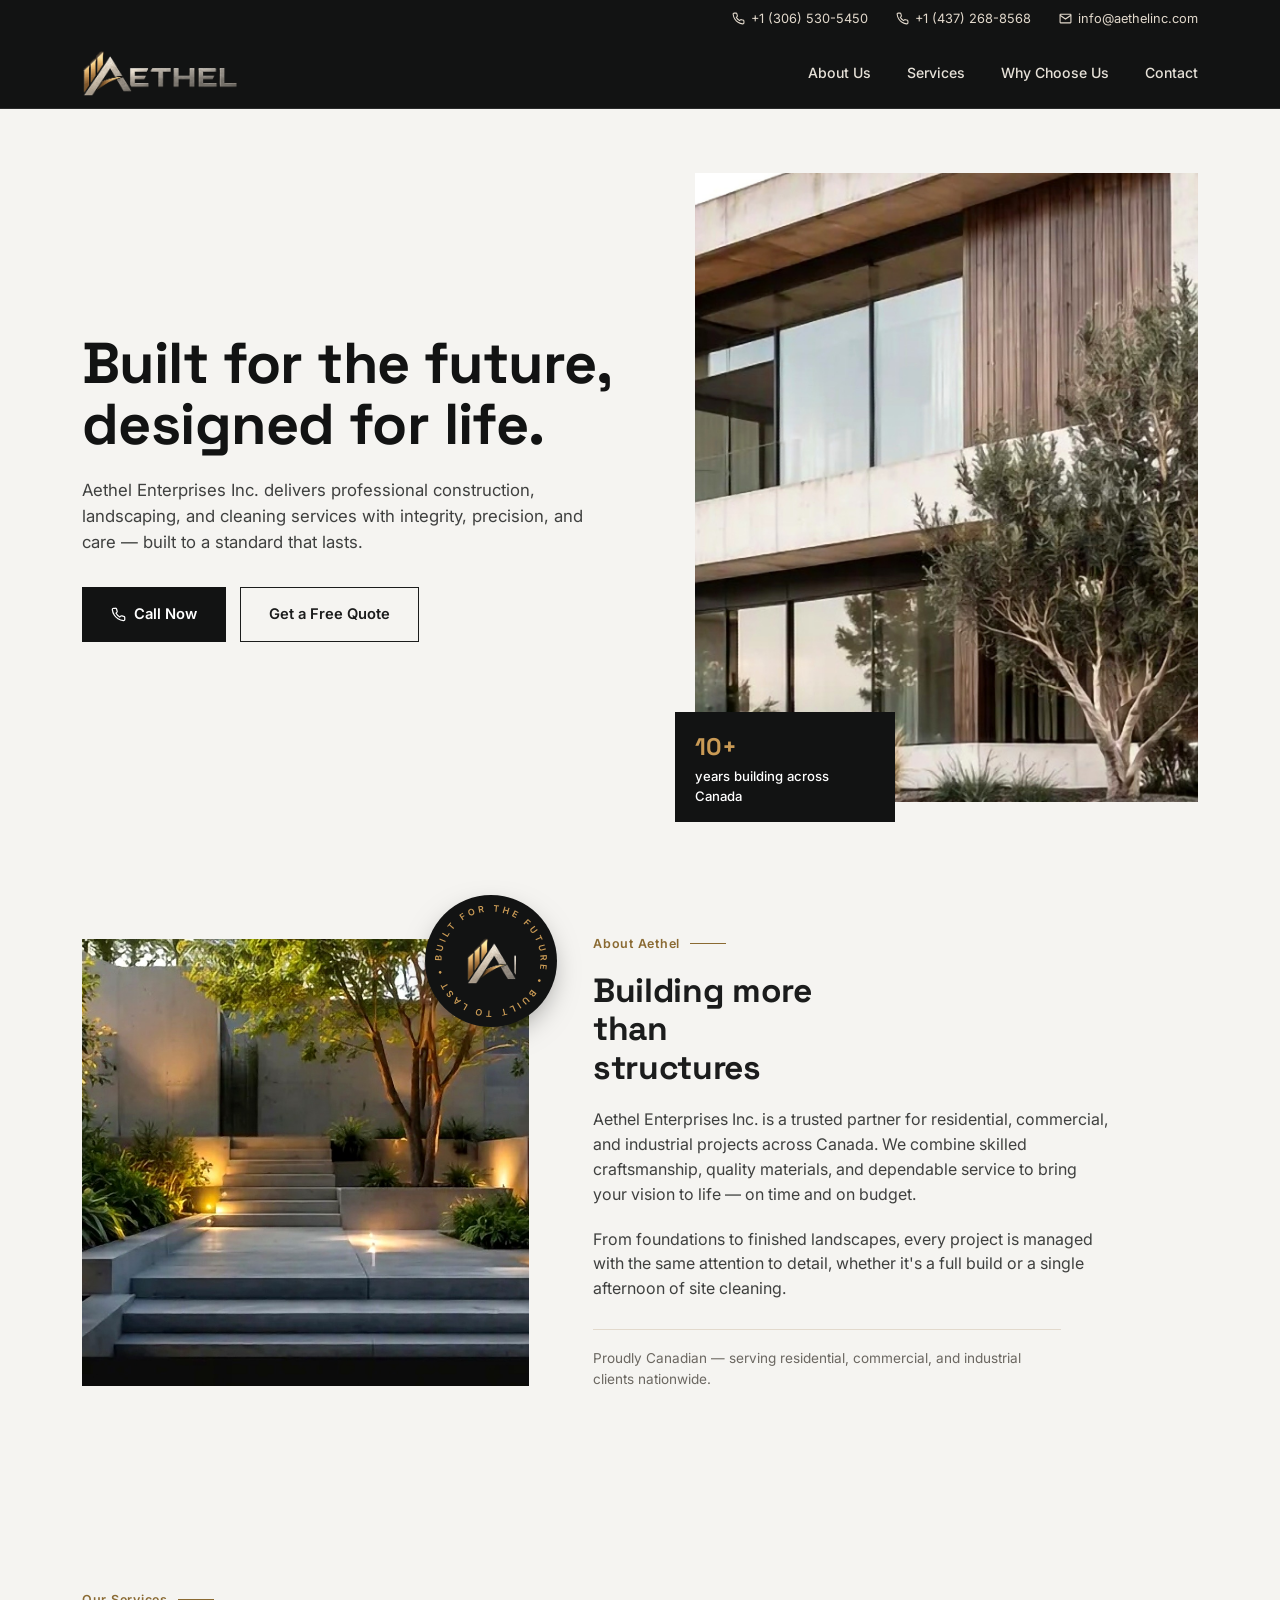
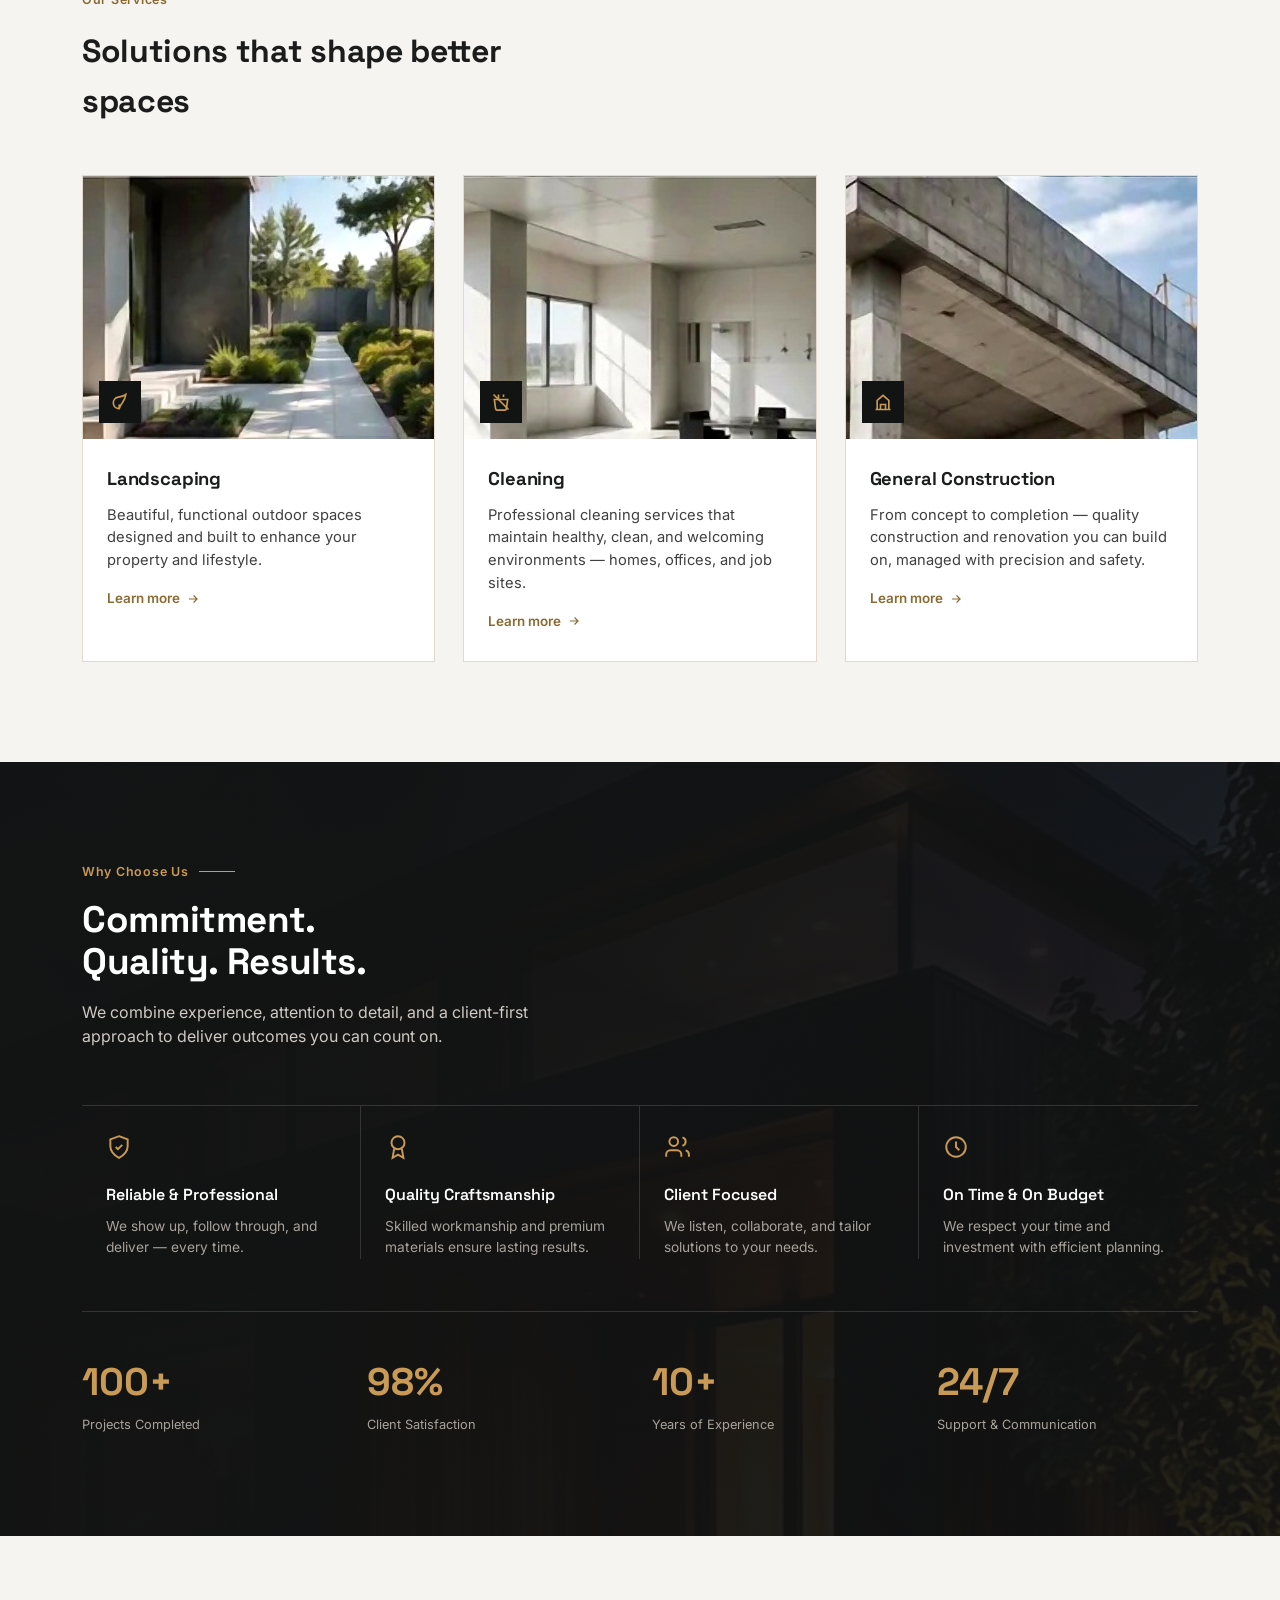
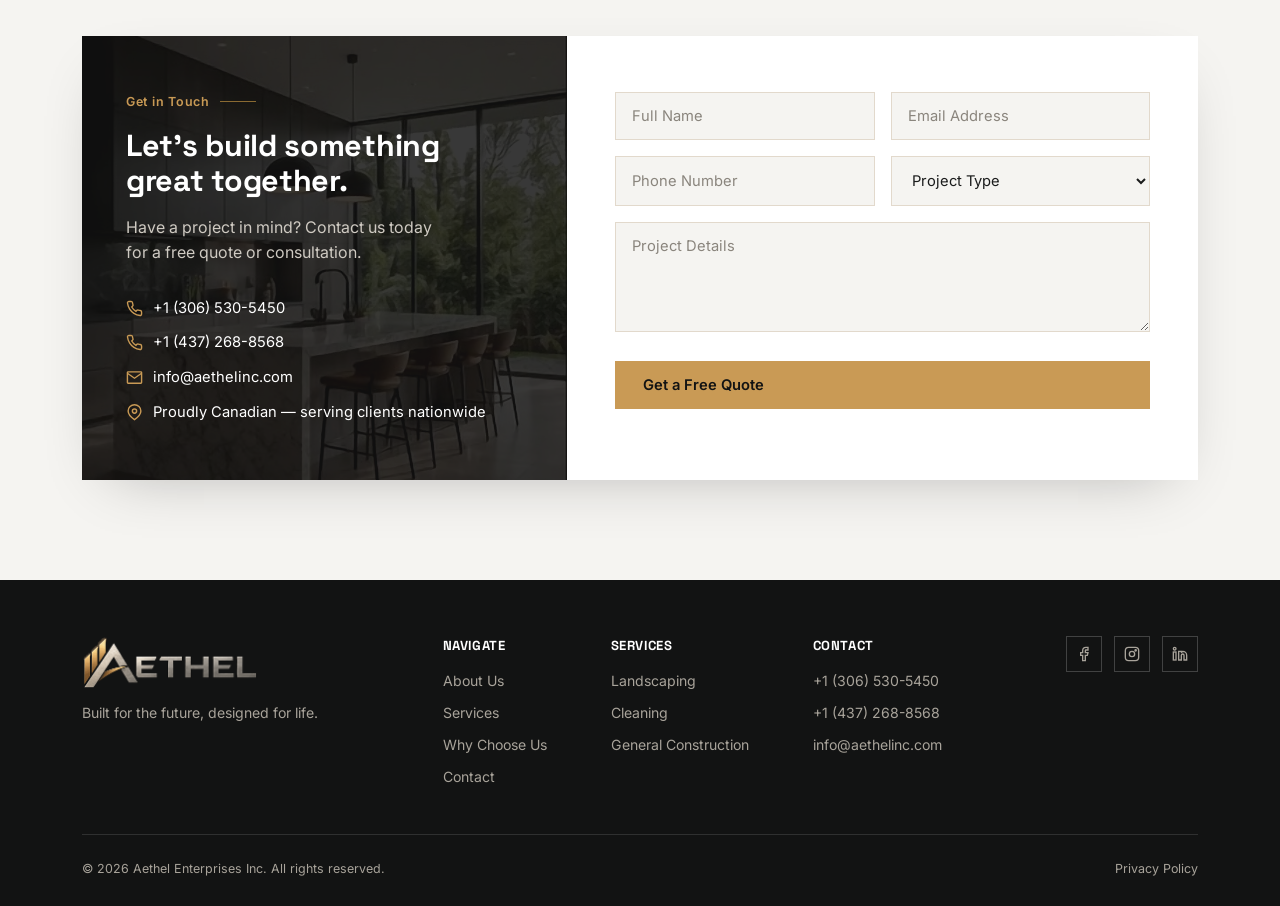
<file: index.html>
<!DOCTYPE html>
<html lang="en">
<head>
<meta charset="UTF-8">
<meta name="viewport" content="width=device-width, initial-scale=1.0">
<title>Aethel Enterprises Inc. — Built for the future, designed for life.</title>
<meta name="description" content="Aethel Enterprises Inc. delivers professional construction, landscaping, and cleaning services across Canada with integrity, precision, and care.">
<link rel="preconnect" href="https://fonts.googleapis.com">
<link rel="preconnect" href="https://fonts.gstatic.com" crossorigin>
<link href="https://fonts.googleapis.com/css2?family=Space+Grotesk:wght@400;500;600;700&family=Inter:wght@400;500;600&display=swap" rel="stylesheet">
<link rel="icon" type="image/png" href="images/favicon.png">
<link rel="stylesheet" href="css/styles.css">
</head>
<body>

<div class="topbar">
  <div class="wrap">
    <a href="tel:+13065305450">
      <svg width="13" height="13" viewBox="0 0 24 24" fill="none" stroke="currentColor" stroke-width="2"><path d="M22 16.92v3a2 2 0 0 1-2.18 2 19.79 19.79 0 0 1-8.63-3.07 19.5 19.5 0 0 1-6-6 19.79 19.79 0 0 1-3.07-8.67A2 2 0 0 1 4.11 2h3a2 2 0 0 1 2 1.72c.127.96.36 1.903.7 2.81a2 2 0 0 1-.45 2.11L8.09 9.91a16 16 0 0 0 6 6l1.27-1.27a2 2 0 0 1 2.11-.45c.907.34 1.85.573 2.81.7A2 2 0 0 1 22 16.92z"/></svg>
      +1 (306) 530-5450
    </a>
    <a href="tel:+14372688568">
      <svg width="13" height="13" viewBox="0 0 24 24" fill="none" stroke="currentColor" stroke-width="2"><path d="M22 16.92v3a2 2 0 0 1-2.18 2 19.79 19.79 0 0 1-8.63-3.07 19.5 19.5 0 0 1-6-6 19.79 19.79 0 0 1-3.07-8.67A2 2 0 0 1 4.11 2h3a2 2 0 0 1 2 1.72c.127.96.36 1.903.7 2.81a2 2 0 0 1-.45 2.11L8.09 9.91a16 16 0 0 0 6 6l1.27-1.27a2 2 0 0 1 2.11-.45c.907.34 1.85.573 2.81.7A2 2 0 0 1 22 16.92z"/></svg>
      +1 (437) 268-8568
    </a>
    <a href="mailto:info@aethelinc.com">
      <svg width="13" height="13" viewBox="0 0 24 24" fill="none" stroke="currentColor" stroke-width="2"><path d="M22 6l-10 7L2 6"/><rect x="2" y="4" width="20" height="16" rx="1"/></svg>
      info@aethelinc.com
    </a>
  </div>
</div>

<header>
  <div class="wrap">
    <a class="brand" href="index.html">
      <img class="logo" src="images/logo.png" alt="Aethel" width="720" height="210">
      
    </a>
    <nav id="nav">
      <a href="index.html#about">About Us</a>
      <a href="index.html#services">Services</a>
      <a href="index.html#why">Why Choose Us</a>
      <a href="index.html#contact">Contact</a>
    </nav>
    <button class="navtoggle" id="navtoggle" aria-label="Toggle menu"><span></span><span></span><span></span></button>
  </div>
</header>

<main id="top">

  <section class="hero">
    <div class="wrap">
      <div>
        <h1>Built for the future, designed for life.</h1>
        <p>Aethel Enterprises Inc. delivers professional construction, landscaping, and cleaning services with integrity, precision, and care — built to a standard that lasts.</p>
        <div class="ctas">
          <a href="tel:+13065305450" class="btn btn-primary">
            <svg width="15" height="15" viewBox="0 0 24 24" fill="none" stroke="currentColor" stroke-width="2"><path d="M22 16.92v3a2 2 0 0 1-2.18 2 19.79 19.79 0 0 1-8.63-3.07 19.5 19.5 0 0 1-6-6 19.79 19.79 0 0 1-3.07-8.67A2 2 0 0 1 4.11 2h3a2 2 0 0 1 2 1.72c.127.96.36 1.903.7 2.81a2 2 0 0 1-.45 2.11L8.09 9.91a16 16 0 0 0 6 6l1.27-1.27a2 2 0 0 1 2.11-.45c.907.34 1.85.573 2.81.7A2 2 0 0 1 22 16.92z"/></svg>
            Call Now
          </a>
          <a href="#contact" class="btn btn-outline">Get a Free Quote</a>
        </div>
      </div>
      <div class="photo">
        <img src="images/hero-house.jpg" alt="Modern concrete and timber residential build by Aethel Enterprises" width="1100" height="1921" loading="eager">
        <div class="tag"><b>10+</b>years building across Canada</div>
      </div>
    </div>
  </section>

  <section class="about" id="about">
    <div class="wrap">
      <div class="photowrap">
        <img src="images/courtyard.jpg" alt="Landscaped concrete courtyard with lighting designed by Aethel Enterprises" width="1100" height="822" loading="lazy">
        <div class="seal" aria-label="Built for the future. Built to last.">
          <img class="seal-ring" src="images/seal-ring.svg" alt="" width="400" height="400">
          <div class="seal-core"><img src="images/mark.png" alt="" width="240" height="222"></div>
        </div>
      </div>
      <div class="body">
        <div class="label">About Aethel</div>
        <h2>Building more than structures</h2>
        <p>Aethel Enterprises Inc. is a trusted partner for residential, commercial, and industrial projects across Canada. We combine skilled craftsmanship, quality materials, and dependable service to bring your vision to life — on time and on budget.</p>
        <p>From foundations to finished landscapes, every project is managed with the same attention to detail, whether it's a full build or a single afternoon of site cleaning.</p>
        <div class="founder">Proudly Canadian — serving residential, commercial, and industrial clients nationwide.</div>
      </div>
    </div>
  </section>

  <section class="services" id="services">
    <div class="wrap">
      <div class="label">Our Services</div>
      <h2 style="font-size:2rem;font-weight:700;max-width:20ch;">Solutions that shape better spaces</h2>
      <div class="services-grid">

        <div class="svc-card">
          <div class="imgbox">
            <img src="images/service-landscaping.jpg" alt="Landscaped garden pathway" width="900" height="479" loading="lazy">
            <div class="icon"><svg viewBox="0 0 24 24" fill="none" stroke="currentColor" stroke-width="2"><path d="M11 20A7 7 0 0 1 9.8 6.1C15.5 5 17 4.5 19 3c-.5 4-1.5 6-4 9.5-1.5 2-3 4.5-4 7.5z"/><path d="M11 20v-5"/></svg></div>
          </div>
          <div class="content">
            <h3>Landscaping</h3>
            <p>Beautiful, functional outdoor spaces designed and built to enhance your property and lifestyle.</p>
            <a class="more" href="landscaping.html">Learn more <svg viewBox="0 0 24 24" fill="none" stroke="currentColor" stroke-width="2"><path d="M5 12h14M13 6l6 6-6 6"/></svg></a>
          </div>
        </div>

        <div class="svc-card">
          <div class="imgbox">
            <img src="images/service-cleaning.jpg" alt="Professionally cleaned interior office space" width="900" height="483" loading="lazy">
            <div class="icon"><svg viewBox="0 0 24 24" fill="none" stroke="currentColor" stroke-width="2"><path d="M3 3l18 18M9 3v6M15 3v3"/><path d="M4 9h16l-1.5 11a2 2 0 0 1-2 1.8H7.5a2 2 0 0 1-2-1.8L4 9z"/></svg></div>
          </div>
          <div class="content">
            <h3>Cleaning</h3>
            <p>Professional cleaning services that maintain healthy, clean, and welcoming environments — homes, offices, and job sites.</p>
            <a class="more" href="cleaning.html">Learn more <svg viewBox="0 0 24 24" fill="none" stroke="currentColor" stroke-width="2"><path d="M5 12h14M13 6l6 6-6 6"/></svg></a>
          </div>
        </div>

        <div class="svc-card">
          <div class="imgbox">
            <img src="images/service-construction.jpg" alt="Concrete general construction site" width="900" height="458" loading="lazy">
            <div class="icon"><svg viewBox="0 0 24 24" fill="none" stroke="currentColor" stroke-width="2"><path d="M3 21h18M5 21V10l7-6 7 6v11M9 21v-6h6v6"/></svg></div>
          </div>
          <div class="content">
            <h3>General Construction</h3>
            <p>From concept to completion — quality construction and renovation you can build on, managed with precision and safety.</p>
            <a class="more" href="construction.html">Learn more <svg viewBox="0 0 24 24" fill="none" stroke="currentColor" stroke-width="2"><path d="M5 12h14M13 6l6 6-6 6"/></svg></a>
          </div>
        </div>

      </div>
    </div>
  </section>

  <section class="why" id="why">
    <div class="bgphoto"><img src="images/night-exterior.jpg" alt="Aethel-built home lit at dusk" width="1500" height="663"></div>
    <div class="wrap">
      <div class="label">Why Choose Us</div>
      <h2>Commitment. Quality. Results.</h2>
      <p class="lede">We combine experience, attention to detail, and a client-first approach to deliver outcomes you can count on.</p>

      <div class="values">
        <div class="value">
          <svg viewBox="0 0 24 24" fill="none" stroke="currentColor" stroke-width="1.8"><path d="M12 2l8 3v6c0 5-3.4 8.4-8 11-4.6-2.6-8-6-8-11V5l8-3z"/><path d="m9 12 2 2 4-4"/></svg>
          <h4>Reliable &amp; Professional</h4>
          <p>We show up, follow through, and deliver — every time.</p>
        </div>
        <div class="value">
          <svg viewBox="0 0 24 24" fill="none" stroke="currentColor" stroke-width="1.8"><circle cx="12" cy="8" r="6"/><path d="M8.5 13.5 7 22l5-3 5 3-1.5-8.5"/></svg>
          <h4>Quality Craftsmanship</h4>
          <p>Skilled workmanship and premium materials ensure lasting results.</p>
        </div>
        <div class="value">
          <svg viewBox="0 0 24 24" fill="none" stroke="currentColor" stroke-width="1.8"><circle cx="9" cy="7" r="4"/><path d="M2 21v-2a4 4 0 0 1 4-4h6a4 4 0 0 1 4 4v2"/><path d="M17 3.13a4 4 0 0 1 0 7.75M23 21v-2a4 4 0 0 0-3-3.87"/></svg>
          <h4>Client Focused</h4>
          <p>We listen, collaborate, and tailor solutions to your needs.</p>
        </div>
        <div class="value">
          <svg viewBox="0 0 24 24" fill="none" stroke="currentColor" stroke-width="1.8"><circle cx="12" cy="12" r="9"/><path d="M12 7v5l3 3"/></svg>
          <h4>On Time &amp; On Budget</h4>
          <p>We respect your time and investment with efficient planning.</p>
        </div>
      </div>

      <div class="stats">
        <div class="stat"><b>100+</b><span>Projects Completed</span></div>
        <div class="stat"><b>98%</b><span>Client Satisfaction</span></div>
        <div class="stat"><b>10+</b><span>Years of Experience</span></div>
        <div class="stat"><b>24/7</b><span>Support &amp; Communication</span></div>
      </div>
    </div>
  </section>

  <section class="contact" id="contact">
    <div class="wrap">
      <div class="panel-wrap">
        <div class="panel">
          <div class="kitchen"><img src="images/kitchen.jpg" alt="" width="900" height="1091"></div>
          <div>
            <div class="label" style="color:var(--gold);">Get in Touch</div>
            <h2>Let's build something great together.</h2>
            <p>Have a project in mind? Contact us today for a free quote or consultation.</p>
          </div>
          <div class="details">
            <a href="tel:+13065305450"><svg viewBox="0 0 24 24" fill="none" stroke="currentColor" stroke-width="2"><path d="M22 16.92v3a2 2 0 0 1-2.18 2 19.79 19.79 0 0 1-8.63-3.07 19.5 19.5 0 0 1-6-6 19.79 19.79 0 0 1-3.07-8.67A2 2 0 0 1 4.11 2h3a2 2 0 0 1 2 1.72c.127.96.36 1.903.7 2.81a2 2 0 0 1-.45 2.11L8.09 9.91a16 16 0 0 0 6 6l1.27-1.27a2 2 0 0 1 2.11-.45c.907.34 1.85.573 2.81.7A2 2 0 0 1 22 16.92z"/></svg> +1 (306) 530-5450</a>
            <a href="tel:+14372688568"><svg viewBox="0 0 24 24" fill="none" stroke="currentColor" stroke-width="2"><path d="M22 16.92v3a2 2 0 0 1-2.18 2 19.79 19.79 0 0 1-8.63-3.07 19.5 19.5 0 0 1-6-6 19.79 19.79 0 0 1-3.07-8.67A2 2 0 0 1 4.11 2h3a2 2 0 0 1 2 1.72c.127.96.36 1.903.7 2.81a2 2 0 0 1-.45 2.11L8.09 9.91a16 16 0 0 0 6 6l1.27-1.27a2 2 0 0 1 2.11-.45c.907.34 1.85.573 2.81.7A2 2 0 0 1 22 16.92z"/></svg> +1 (437) 268-8568</a>
            <a href="mailto:info@aethelinc.com"><svg viewBox="0 0 24 24" fill="none" stroke="currentColor" stroke-width="2"><path d="M22 6l-10 7L2 6"/><rect x="2" y="4" width="20" height="16" rx="1"/></svg> info@aethelinc.com</a>
            <a href="#"><svg viewBox="0 0 24 24" fill="none" stroke="currentColor" stroke-width="2"><path d="M21 10c0 6-9 12-9 12s-9-6-9-12a9 9 0 0 1 18 0z"/><circle cx="12" cy="10" r="3"/></svg> Proudly Canadian — serving clients nationwide</a>
          </div>
        </div>
        <form class="form" id="quoteForm" name="quote-request" method="POST" data-netlify="true" netlify-honeypot="bot-field">
          <input type="hidden" name="form-name" value="quote-request">
          <input type="hidden" name="subject" value="New quote request from the Aethel website">
          <p style="position:absolute;overflow:hidden;clip:rect(0 0 0 0);height:1px;width:1px;margin:-1px;">
            <label>Don't fill this out if you're human: <input name="bot-field"></label>
          </p>
          <div class="form-row">
            <input type="text" name="name" placeholder="Full Name" required>
            <input type="email" name="email" placeholder="Email Address" required>
          </div>
          <div class="form-row">
            <input type="tel" name="phone" placeholder="Phone Number">
            <select name="project-type">
              <option value="">Project Type</option>
              <option>Landscaping</option>
              <option>Cleaning</option>
              <option>General Construction</option>
              <option>Other</option>
            </select>
          </div>
          <textarea name="message" placeholder="Project Details"></textarea>
          <button type="submit" class="btn btn-gold">Get a Free Quote</button>
          <p id="formStatus" class="form-status" style="display:none;"></p>
        </form>
      </div>
    </div>
  </section>

</main>

<footer>
  <div class="wrap">
    <div class="foot-top">
      <div class="foot-brand">
        <a class="brand" href="index.html">
          <img class="logo" src="images/logo.png" alt="Aethel" width="720" height="210">
          
        </a>
        <p>Built for the future, designed for life.</p>
      </div>
      <div class="foot-links">
        <div>
          <h5>NAVIGATE</h5>
          <a href="index.html#about">About Us</a>
          <a href="index.html#services">Services</a>
          <a href="index.html#why">Why Choose Us</a>
          <a href="index.html#contact">Contact</a>
        </div>
        <div>
          <h5>SERVICES</h5>
          <a href="landscaping.html">Landscaping</a>
          <a href="cleaning.html">Cleaning</a>
          <a href="construction.html">General Construction</a>
        </div>
        <div>
          <h5>CONTACT</h5>
          <a href="tel:+13065305450">+1 (306) 530-5450</a>
          <a href="tel:+14372688568">+1 (437) 268-8568</a>
          <a href="mailto:info@aethelinc.com">info@aethelinc.com</a>
        </div>
      </div>
      <div class="social">
        <a href="#" aria-label="Facebook"><svg viewBox="0 0 24 24" stroke-width="2"><path d="M18 2h-3a5 5 0 0 0-5 5v3H7v4h3v8h4v-8h3l1-4h-4V7a1 1 0 0 1 1-1h3z"/></svg></a>
        <a href="#" aria-label="Instagram"><svg viewBox="0 0 24 24" stroke-width="2"><rect x="2" y="2" width="20" height="20" rx="5"/><circle cx="12" cy="12" r="4"/><circle cx="17.5" cy="6.5" r="1"/></svg></a>
        <a href="#" aria-label="LinkedIn"><svg viewBox="0 0 24 24" stroke-width="2"><path d="M16 8a6 6 0 0 1 6 6v7h-4v-7a2 2 0 0 0-4 0v7h-4V8h4v2a5 5 0 0 1 2-2z"/><rect x="2" y="9" width="4" height="12"/><circle cx="4" cy="4" r="2"/></svg></a>
      </div>
    </div>
    <div class="foot-bottom">
      <span>© 2026 Aethel Enterprises Inc. All rights reserved.</span>
      <a href="#">Privacy Policy</a>
    </div>
  </div>
</footer>

<script src="js/main.js"></script>
</body>
</html>
</file>
<file: css/styles.css>
:root{
  --cream:#F5F4F1;
  --charcoal:#121313;
  --dark:#121313;
  --dark-2:#2B2C2C;
  --gold-deep:#8A6A32;
  --gold:#C99A55;
  --stone:#E2D9CC;
  --white:#FFFFFF;
  --ink:#1B1C1C;
}
*{margin:0;padding:0;box-sizing:border-box;}
html{scroll-behavior:smooth;}
body{
  font-family:'Inter',sans-serif;
  background:var(--cream);
  color:var(--ink);
  line-height:1.55;
  -webkit-font-smoothing:antialiased;
}
h1,h2,h3,.brand{
  font-family:'Space Grotesk',sans-serif;
  letter-spacing:-0.01em;
}
img{display:block;max-width:100%;height:auto;}
a{color:inherit;text-decoration:none;}
.wrap{max-width:1180px;margin:0 auto;padding:0 32px;}
.btn{
  display:inline-flex;align-items:center;gap:8px;
  padding:15px 28px;
  font-family:'Inter',sans-serif;
  font-weight:600;
  font-size:0.92rem;
  border:1.5px solid transparent;
  cursor:pointer;
  transition:background .2s ease, color .2s ease, border-color .2s ease;
  white-space:nowrap;
}
.btn-primary{background:var(--dark);color:var(--white);}
.btn-primary:hover{background:var(--gold);color:var(--charcoal);}
.btn-outline{border-color:var(--ink);color:var(--ink);background:transparent;}
.btn-outline:hover{background:var(--ink);color:var(--cream);}
.btn-gold{background:var(--gold);color:var(--charcoal);}
.btn-gold:hover{background:var(--white);}

/* ===== Utility bar + header ===== */
.topbar{
  background:var(--charcoal);color:var(--stone);
  font-size:0.8rem;
}
.topbar .wrap{display:flex;justify-content:flex-end;gap:28px;padding:9px 32px;}
.topbar a{display:inline-flex;align-items:center;gap:6px;}
.topbar a:hover{color:var(--gold);}

header{
  position:sticky;top:0;z-index:50;
  background:#121313;
  border-bottom:1px solid rgba(255,255,255,0.1);
}
header .wrap{display:flex;align-items:center;justify-content:space-between;padding:12px 32px;}
.brand{display:flex;align-items:center;gap:12px;}
.brand .logo{height:46px;width:auto;flex:none;}
.foot-brand .brand .logo{height:52px;}
.brand .word{font-size:1.75rem;font-weight:700;letter-spacing:0.01em;line-height:1;}
nav{display:flex;align-items:center;gap:36px;}
nav a{font-size:0.88rem;font-weight:500;position:relative;padding:4px 0;color:#E6E1D8;}
nav a:hover{color:var(--gold);}
.navtoggle{display:none;background:none;border:none;cursor:pointer;padding:6px;}
.navtoggle span{display:block;width:22px;height:2px;background:#E6E1D8;margin:5px 0;}

/* ===== Hero ===== */
.hero{padding:64px 0 32px;overflow:hidden;}
.hero .wrap{display:grid;grid-template-columns:1.05fr 0.95fr;gap:56px;align-items:center;}
.hero h1{font-size:clamp(2.5rem,5vw,3.6rem);font-weight:700;line-height:1.06;color:var(--charcoal);}
.hero p{margin-top:22px;max-width:46ch;font-size:1.05rem;color:#3F403F;}
.hero .ctas{margin-top:32px;display:flex;gap:14px;flex-wrap:wrap;}
.hero .photo{position:relative;}
.hero .photo img{width:100%;aspect-ratio:4/5;object-fit:cover;}
.hero .photo .tag{
  position:absolute;left:-20px;bottom:-20px;
  background:var(--dark);color:var(--white);
  padding:16px 20px;max-width:220px;
  font-size:0.82rem;font-weight:500;
}
.hero .photo .tag b{display:block;font-family:'Space Grotesk',sans-serif;font-size:1.5rem;color:var(--gold);font-weight:700;}

/* Hero entrance motion */
.hero h1,.hero p,.hero .ctas,.hero .photo{opacity:0;animation:fadeUp .8s ease forwards;}
.hero h1{animation-delay:.05s;}
.hero .photo{animation-delay:.15s;}
.hero p{animation-delay:.25s;}
.hero .ctas{animation-delay:.4s;}
@keyframes fadeUp{from{opacity:0;transform:translateY(18px);}to{opacity:1;transform:translateY(0);}}

/* ===== Section basics ===== */
section{padding:100px 0;}
.label{
  font-size:0.78rem;font-weight:600;letter-spacing:0.06em;color:var(--gold-deep);
  display:flex;align-items:center;gap:10px;margin-bottom:18px;
}
.label::after{content:"";flex:none;width:36px;height:1px;background:var(--gold-deep);}

/* ===== About ===== */
.about .wrap{display:grid;grid-template-columns:0.85fr 1.15fr;gap:64px;align-items:center;}
.about .photowrap{position:relative;}
.about .photowrap img{width:100%;aspect-ratio:1/1;object-fit:cover;}
.about h2{font-size:2.1rem;font-weight:700;line-height:1.15;max-width:11ch;}
.about .body p{margin-top:20px;max-width:52ch;color:#3F403F;}
.about .body{position:relative;}
.about .founder{margin-top:28px;font-size:0.85rem;color:#6B6761;padding-top:18px;border-top:1px solid var(--stone);max-width:52ch;}

.seal{
  position:absolute;right:-28px;top:-44px;
  width:132px;height:132px;border-radius:50%;
  background:var(--dark);box-shadow:0 10px 30px -10px rgba(0,0,0,0.5);
  cursor:pointer;
}
.about .photowrap .seal-ring{position:absolute;top:0;left:0;width:100%;height:100%;aspect-ratio:auto;animation:spin 16s linear infinite;}
.seal:hover .seal-ring,.seal:active .seal-ring{animation-play-state:paused;}
@keyframes spin{from{transform:rotate(0deg);}to{transform:rotate(360deg);}}
.seal-core{
  position:absolute;inset:0;display:flex;align-items:center;justify-content:center;
  animation:float 4s ease-in-out infinite;
}
.about .photowrap .seal-core img{width:50px;height:auto;aspect-ratio:auto;object-fit:contain;}
@keyframes float{0%,100%{transform:translateY(2px);}50%{transform:translateY(-4px);}}
.brand .logo{animation:float 5s ease-in-out infinite;}
@media (prefers-reduced-motion: reduce){
  .about .photowrap .seal-ring,.seal-core,.brand .logo{animation:none;}
  .hero h1,.hero p,.hero .ctas,.hero .photo{animation:none;opacity:1;transform:none;}
}

/* ===== Services ===== */
.services-grid{margin-top:48px;display:grid;grid-template-columns:repeat(3,1fr);gap:28px;}
.svc-card{background:var(--white);border:1px solid var(--stone);}
.svc-card .imgbox{position:relative;aspect-ratio:4/3;overflow:hidden;}
.svc-card .imgbox img{width:100%;height:100%;object-fit:cover;transition:transform .5s ease;}
.svc-card:hover .imgbox img{transform:scale(1.05);}
.svc-card .icon{
  position:absolute;left:16px;bottom:16px;
  width:42px;height:42px;background:var(--dark);
  display:flex;align-items:center;justify-content:center;
}
.svc-card .icon svg{width:20px;height:20px;stroke:var(--gold);}
.svc-card .content{padding:26px 24px 28px;}
.svc-card h3{font-size:1.15rem;font-weight:700;margin-bottom:10px;}
.svc-card p{font-size:0.92rem;color:#3F403F;}
.svc-card .more{display:inline-flex;align-items:center;gap:6px;margin-top:16px;font-size:0.84rem;font-weight:600;color:var(--gold-deep);}
.svc-card .more svg{width:14px;height:14px;stroke:var(--gold-deep);transition:transform .25s ease;}
.svc-card .more:hover svg{transform:translateX(4px);}

/* ===== Why choose us (dark, photo bg) ===== */
.why{
  position:relative;color:var(--white);
  background:var(--charcoal);
}
.why .bgphoto{position:absolute;inset:0;z-index:0;}
.why .bgphoto img{width:100%;height:100%;object-fit:cover;opacity:0.28;}
.why .bgphoto::after{
  content:"";position:absolute;inset:0;
  background:linear-gradient(100deg, rgba(18,19,19,0.97) 30%, rgba(18,19,19,0.65) 100%);
}
.why .wrap{position:relative;z-index:1;}
.why .label{color:var(--gold);}
.why .label::after{background:var(--gold);}
.why h2{font-size:2.3rem;font-weight:700;max-width:14ch;line-height:1.15;}
.why .lede{max-width:46ch;color:#CFCAC2;margin-top:16px;}
.values{margin-top:56px;display:grid;grid-template-columns:repeat(4,1fr);gap:0;border-top:1px solid rgba(255,255,255,0.14);}
.value{padding:28px 24px 0;border-right:1px solid rgba(255,255,255,0.14);}
.value:last-child{border-right:none;}
.value svg{width:26px;height:26px;stroke:var(--gold);margin-bottom:16px;}
.value h4{font-family:'Space Grotesk',sans-serif;font-size:1rem;font-weight:600;margin-bottom:8px;}
.value p{font-size:0.86rem;color:#A8A39A;}
.stats{margin-top:52px;display:grid;grid-template-columns:repeat(4,1fr);gap:24px;padding-top:40px;border-top:1px solid rgba(255,255,255,0.14);}
.stat b{display:block;font-family:'Space Grotesk',sans-serif;font-size:2.4rem;font-weight:700;color:var(--gold);}
.stat span{font-size:0.8rem;color:#A8A39A;}

/* ===== Contact ===== */
.contact{background:var(--cream);}
.contact .panel-wrap{display:grid;grid-template-columns:1fr 1.3fr;box-shadow:0 20px 60px -30px rgba(0,0,0,0.3);}
.contact .panel{
  background:var(--dark);color:var(--white);
  padding:56px 44px;position:relative;overflow:hidden;
  display:flex;flex-direction:column;justify-content:space-between;
}
.contact .panel .kitchen{position:absolute;inset:0;opacity:0.16;}
.contact .panel .kitchen img{width:100%;height:100%;object-fit:cover;}
.contact .panel > *{position:relative;z-index:1;}
.contact .panel h2{font-size:1.9rem;font-weight:700;line-height:1.15;}
.contact .panel p{margin-top:16px;color:#CFCAC2;max-width:32ch;}
.contact .details{margin-top:32px;display:flex;flex-direction:column;gap:12px;font-size:0.92rem;}
.contact .details a{display:flex;align-items:center;gap:10px;}
.contact .details svg{width:17px;height:17px;stroke:var(--gold);flex:none;}
.form{background:var(--white);padding:56px 48px;}
.form-row{display:grid;grid-template-columns:1fr 1fr;gap:16px;margin-bottom:16px;}
.form input,.form select,.form textarea{
  width:100%;border:1px solid var(--stone);background:var(--cream);
  padding:14px 16px;font-family:'Inter',sans-serif;font-size:0.92rem;color:var(--ink);
}
.form textarea{margin-bottom:22px;min-height:110px;resize:vertical;}
.form input::placeholder,.form textarea::placeholder{color:#8A857D;}
.form input:focus,.form select:focus,.form textarea:focus{outline:2px solid var(--dark);outline-offset:1px;}
.form button{width:100%;border:none;}
.form-status{margin-top:16px;padding:14px 16px;font-size:0.88rem;font-weight:500;}
.form-status.ok{background:#e7f0e4;color:var(--dark);}
.form-status.err{background:#f4e3e0;color:#8a2f22;}

/* ===== Footer ===== */
footer{background:var(--charcoal);color:#A8A39A;padding:56px 0 28px;}
.foot-top{display:flex;justify-content:space-between;align-items:flex-start;flex-wrap:wrap;gap:32px;padding-bottom:36px;border-bottom:1px solid rgba(255,255,255,0.12);}
.foot-brand p{margin-top:14px;font-size:0.88rem;max-width:30ch;}
.foot-links{display:flex;gap:64px;flex-wrap:wrap;}
.foot-links h5{font-family:'Space Grotesk',sans-serif;color:var(--white);font-size:0.82rem;letter-spacing:0.05em;margin-bottom:14px;}
.foot-links a{display:block;font-size:0.88rem;margin-bottom:10px;}
.foot-links a:hover{color:var(--gold);}
.social{display:flex;gap:12px;}
.social a{width:36px;height:36px;border:1px solid rgba(255,255,255,0.2);display:flex;align-items:center;justify-content:center;}
.social a:hover{border-color:var(--gold);color:var(--gold);}
.social svg{width:16px;height:16px;stroke:currentColor;fill:none;}
.foot-bottom{display:flex;justify-content:space-between;flex-wrap:wrap;gap:12px;padding-top:24px;font-size:0.78rem;}

/* ===== Service detail pages ===== */
.crumb{background:var(--stone);}
.crumb .wrap{padding:14px 32px;font-size:0.82rem;display:flex;gap:8px;color:#5F5B55;}
.crumb a:hover{color:var(--gold-deep);}

.service-hero{padding:64px 0;overflow:hidden;}
.service-hero .wrap{display:grid;grid-template-columns:1fr 1fr;gap:56px;align-items:center;}
.service-hero .eyebrow{font-size:0.8rem;font-weight:600;letter-spacing:0.06em;color:var(--gold-deep);margin-bottom:14px;}
.service-hero h1{font-size:clamp(2.2rem,4.5vw,3rem);font-weight:700;line-height:1.1;}
.service-hero p{margin-top:20px;max-width:44ch;color:#3F403F;font-size:1.02rem;}
.service-hero .photo img{width:100%;aspect-ratio:5/4;object-fit:cover;}
.service-hero .ctas{margin-top:28px;display:flex;gap:14px;flex-wrap:wrap;}

.offer{background:var(--white);}
.offer-grid{margin-top:44px;display:grid;grid-template-columns:repeat(3,1fr);gap:28px;}
.offer-item{padding:28px;border:1px solid var(--stone);}
.offer-item svg{width:26px;height:26px;stroke:var(--gold-deep);margin-bottom:16px;}
.offer-item h3{font-size:1.05rem;font-weight:700;margin-bottom:8px;}
.offer-item p{font-size:0.9rem;color:#3F403F;}

.process{background:var(--cream);}
.process-steps{margin-top:44px;display:grid;grid-template-columns:repeat(4,1fr);gap:28px;}
.process-step{position:relative;padding-top:12px;border-top:2px solid var(--gold);}
.process-step .num{font-family:'Space Grotesk',sans-serif;font-size:2rem;font-weight:700;color:var(--gold-deep);}
.process-step h4{font-size:1rem;font-weight:700;margin:10px 0 8px;}
.process-step p{font-size:0.88rem;color:#3F403F;}

.cta-banner{background:var(--dark);color:var(--white);}
.cta-banner .wrap{display:flex;align-items:center;justify-content:space-between;gap:24px;flex-wrap:wrap;}
.cta-banner h2{font-size:1.7rem;font-weight:700;max-width:20ch;}
.cta-banner p{color:#CFCAC2;margin-top:8px;}

/* ===== Project gallery ===== */
.gallery{background:var(--white);}
.gallery-grid{margin-top:44px;display:grid;grid-template-columns:repeat(3,1fr);gap:20px;}
.gallery-item{aspect-ratio:4/3;overflow:hidden;background:var(--stone);}
.gallery-item img{width:100%;height:100%;object-fit:cover;transition:transform .5s ease;}
.gallery-item:hover img{transform:scale(1.06);}

/* ===== Video feature ===== */
.video-feature{background:var(--charcoal);}
.video-wrap{margin-top:36px;position:relative;aspect-ratio:16/9;background:#000;overflow:hidden;}
.video-wrap video{width:100%;height:100%;object-fit:cover;display:block;}

/* ===== Responsive ===== */
@media (max-width:900px){
  .hero .wrap{grid-template-columns:1fr;}
  .hero .photo{order:-1;}
  .hero{padding-top:40px;}
  .about .wrap{grid-template-columns:1fr;gap:40px;}
  .seal{right:8px;top:-40px;width:112px;height:112px;}
  .services-grid{grid-template-columns:1fr;}
  .values{grid-template-columns:1fr 1fr;}
  .value{border-right:none;border-bottom:1px solid rgba(255,255,255,0.14);padding-bottom:24px;}
  .stats{grid-template-columns:1fr 1fr;}
  .contact .panel-wrap{grid-template-columns:1fr;}
  .form-row{grid-template-columns:1fr;}
  nav{position:absolute;top:100%;left:0;right:0;min-height:70vh;background:var(--charcoal);flex-direction:column;align-items:flex-start;padding:32px;gap:24px;transform:translateX(100%);transition:transform .3s ease;}
  nav.open{transform:translateX(0);}
  .navtoggle{display:block;}
  .topbar .wrap{justify-content:center;gap:20px;flex-wrap:wrap;}
  section{padding:64px 0;}
  .service-hero .wrap{grid-template-columns:1fr;}
  .service-hero .photo{order:-1;}
  .offer-grid{grid-template-columns:1fr;}
  .process-steps{grid-template-columns:1fr 1fr;}
  .cta-banner .wrap{flex-direction:column;align-items:flex-start;}
  .gallery-grid{grid-template-columns:1fr 1fr;}
}
@media (max-width:560px){
  .wrap{padding:0 20px;}
  .foot-links{gap:32px;}
  .process-steps{grid-template-columns:1fr;}
  .gallery-grid{grid-template-columns:1fr;}
}
</file>
